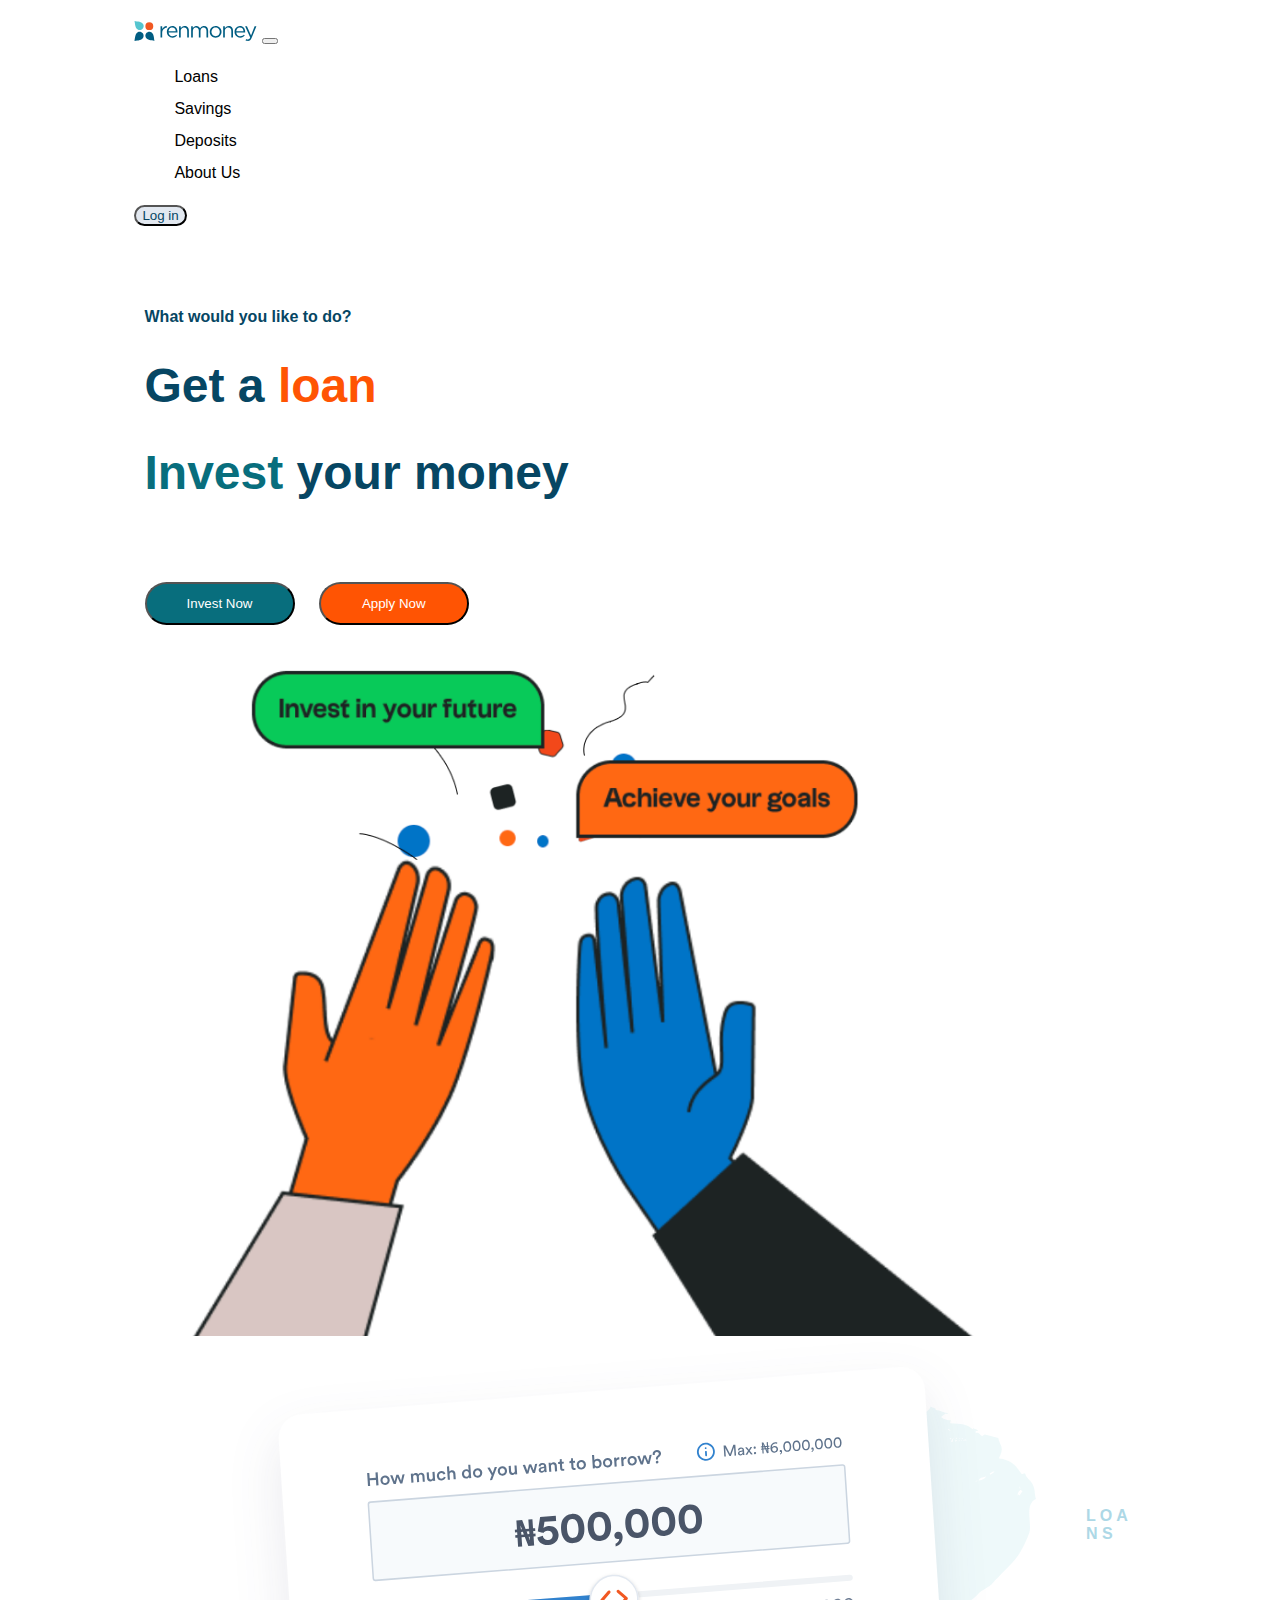
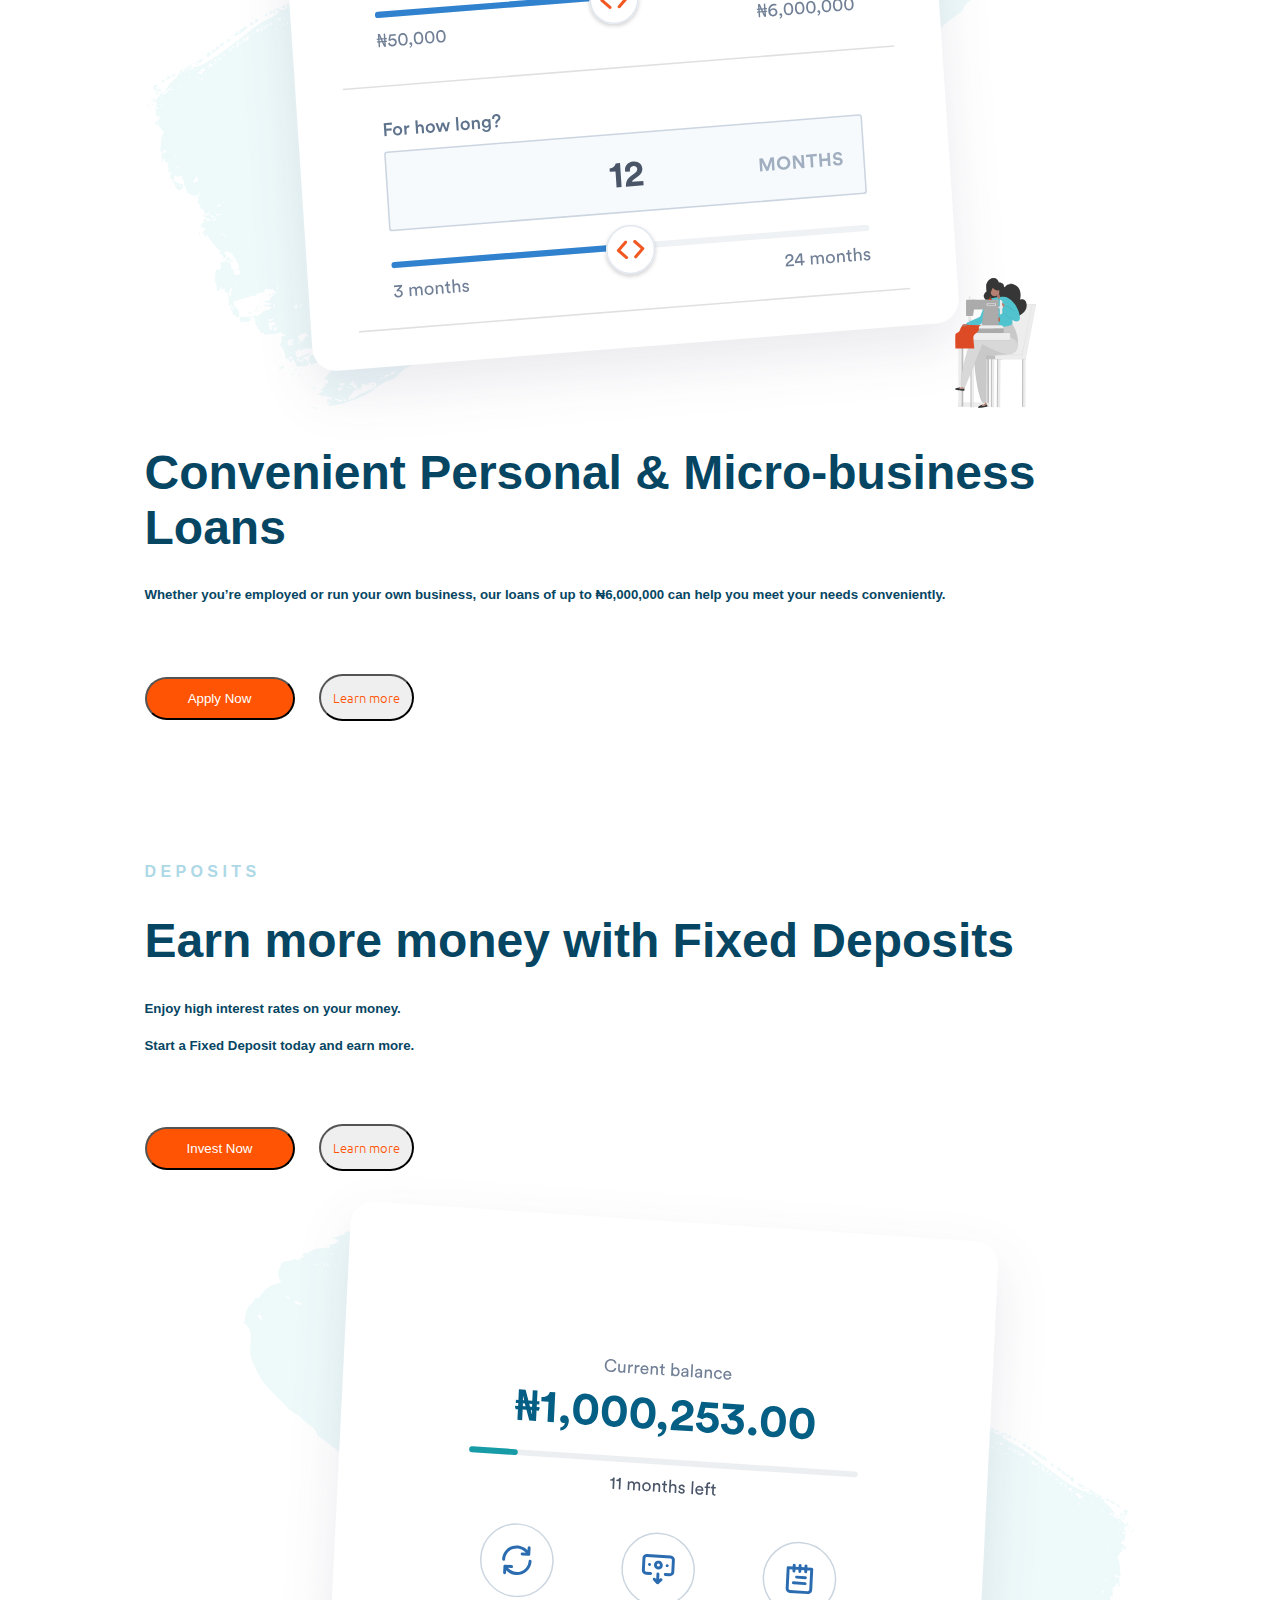
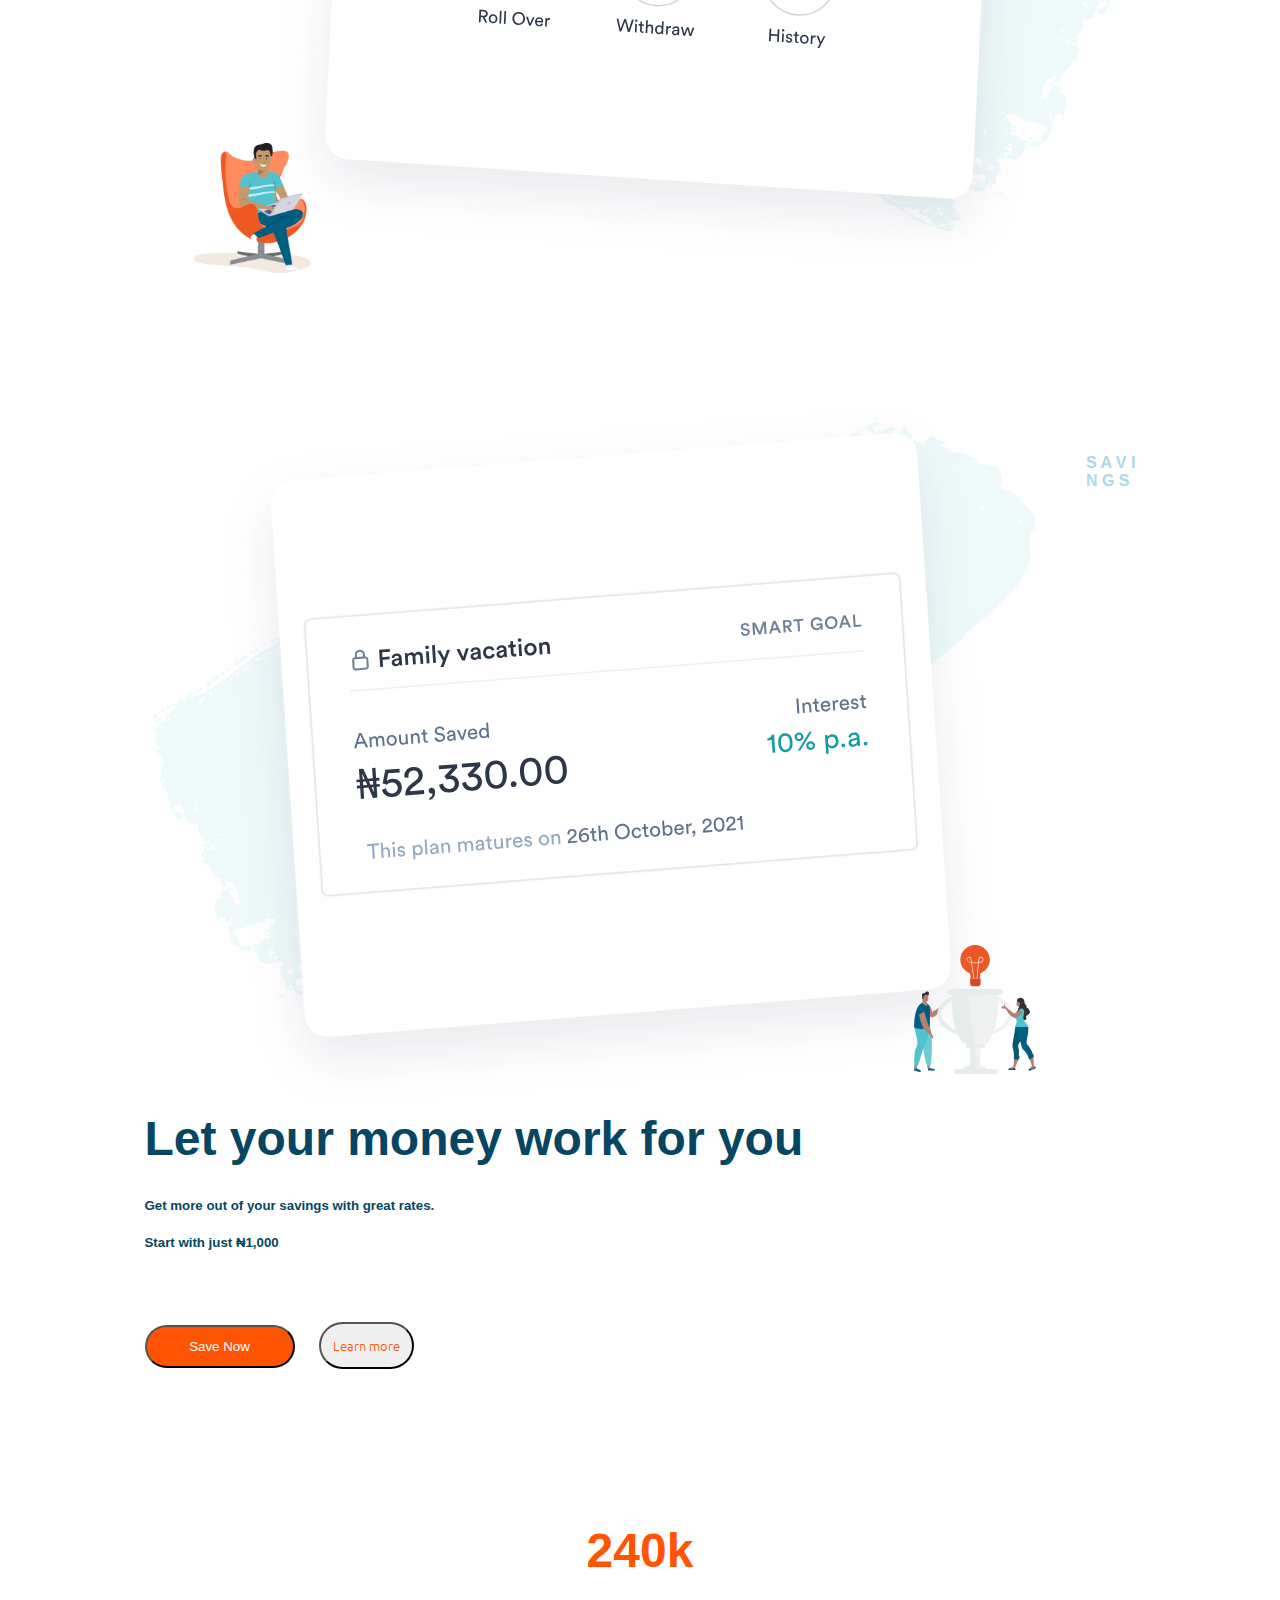
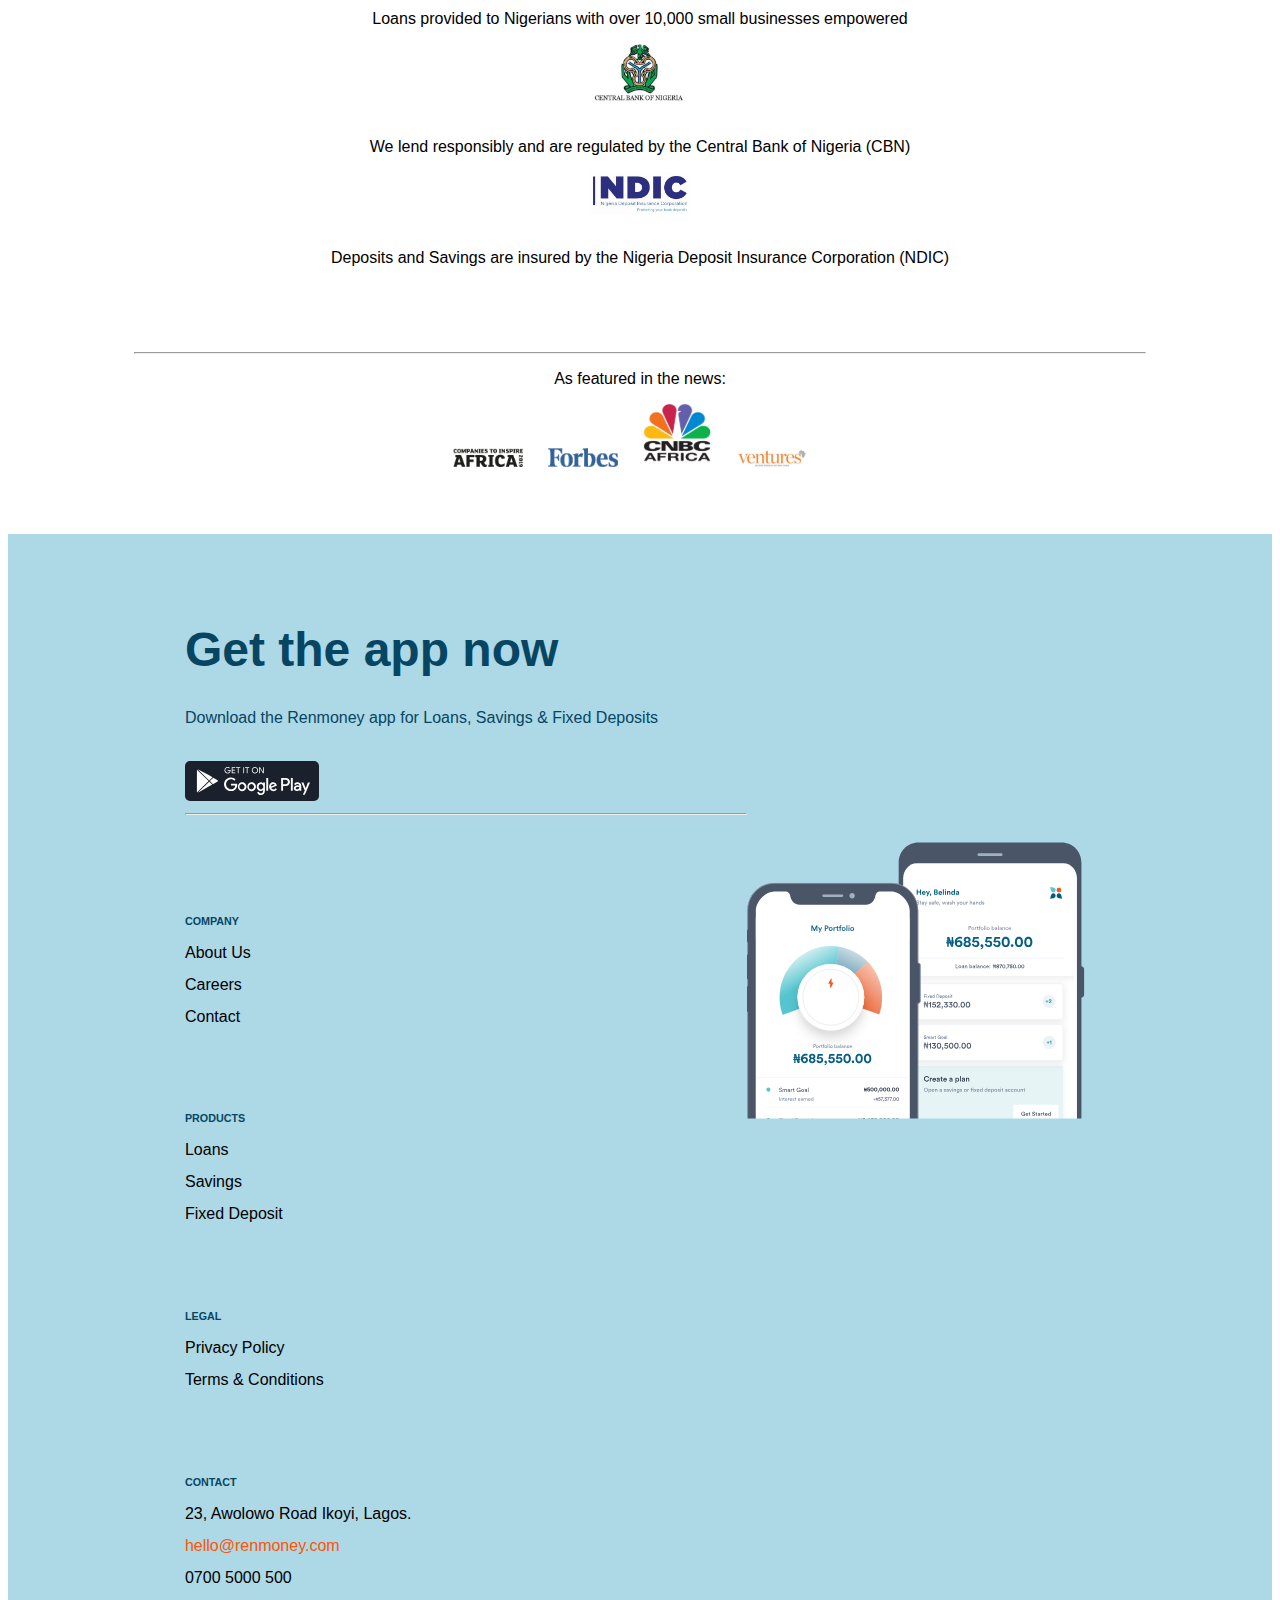
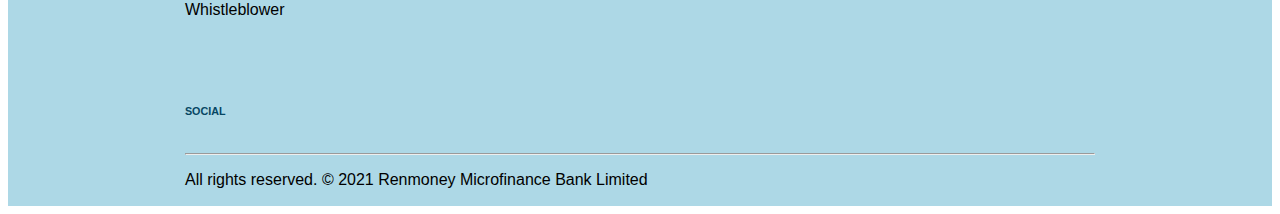
<file: index.html>
<!DOCTYPE html>
<html lang="en" dir="ltr">
  <head>
    <meta charset="utf-8">
    <title> LOAN APP</title>

    <link href="https://cdn.jsdelivr.net/npm/bootstrap@5.1.3/dist/css/bootstrap.min.css" rel="stylesheet" integrity="sha384-1BmE4kWBq78iYhFldvKuhfTAU6auU8tT94WrHftjDbrCEXSU1oBoqyl2QvZ6jIW3" crossorigin="anonymous">
    <link rel="stylesheet" href="https://pro.fontawesome.com/releases/v5.10.0/css/all.css" integrity="sha384-AYmEC3Yw5cVb3ZcuHtOA93w35dYTsvhLPVnYs9eStHfGJvOvKxVfELGroGkvsg+p" crossorigin="anonymous"/>
    <link rel="preconnect" href="https://fonts.googleapis.com">
    <link rel="preconnect" href="https://fonts.gstatic.com" crossorigin>
    <link href="https://fonts.googleapis.com/css2?family=Montserrat:wght@300&family=Roboto+Condensed:wght@300&family=Spline+Sans:wght@300&family=Ubuntu:wght@300&display=swap" rel="stylesheet">
    <link rel="stylesheet" href="styles.css">

  </head>
  <body>

<div class="container">

<section id="navbar">

      <nav class="navbar navbar-expand-lg navbar-light bg-white">
      <div class="container-fluid">
        <a class="navbar-brand icon-color active" aria-current="page" href="index.html"><img src="images/logo.svg" alt="RENMONEY"></a>
        <button class="navbar-toggler" type="button" data-bs-toggle="collapse" data-bs-target="#navbarText" aria-controls="navbarText" aria-expanded="false" aria-label="Toggle navigation">
          <span class="navbar-toggler-icon"></span>
        </button>
        <div class="collapse navbar-collapse" id="navbarText">
          <ul class="navbar-nav me-auto mb-2 mb-lg-0">
            <li class="nav-item">
              <a class="nav-link" href="loans.html">Loans</a>
            </li>
            <li class="nav-item">
              <a class="nav-link" href="savings.html">Savings</a>
            </li>
            <li class="nav-item">
              <a class="nav-link" href="#">Deposits</a>
            </li>
            <li class="nav-item">
              <a class="nav-link" href="#">About Us</a>
            </li>
          </ul>
          <button type="button" class="btn btn-lg nav-btn">Log in</button>

        </div>
      </div>
    </nav>
</section>

<section id="section1">
  <div class="row" >
    <div class="col-lg-6">
      <h4 class="darkblue">What would you like to do?</h4>
      <h1>Get a <span class="orange">loan</span></h1>
      <h1><span class="darkgreen">Invest</span> your money</h1>
      <button type="button" class="btn btn-lg bg-darkgreen tx-white section1-btn">Invest Now</button>
      <button type="button" class="btn btn-lg bg-orange tx-white section1-btn">Apply Now</button>
    </div>
    <div class="col-lg-6 dsg-img" style="">
      <img src="images/img111.png" alt="img1" style="float:left; width:90%; padding-right:5%;">
    </div>
    <!-- <div class="col-lg-6 section1-design2" >
        <i class="fas fa-clouds cloud1 fa-4x"></i>
        <i class="fas fa-clouds cloud2 "></i>
        <i class="fas fa-clouds cloud3 fa-2x"></i>
        <i class="fas fa-triangle fa-10x arrow-design" ></i>
    </div> -->
  </div>
</section>


<section id="section2">
  <div class="row" >
    <div class="col-lg-6 dsg-img" style="">
      <img src="images/img1.svg" alt="img1" style="float:left; width:90%; padding-right:5%;">
      <img src="images/img11.svg" alt="img11" style="" class="support-img">
    </div>
    <div class="col-lg-6" >
      <h4 class="sec-name"> L O A N S</h4>
      <h1 class="darkblue">Convenient Personal & Micro-business Loans</h1>
      <h5 class="darkblue">Whether you’re employed or run your own business, our loans of up to ₦6,000,000 can help you meet your needs conveniently. </h5>
      <button type="button" class="btn btn-lg bg-orange tx-white section1-btn">Apply Now</button>
      <button type="button" class="btn btn-lg orange learnmore"> Learn more <i class="fas fa-arrow-right"></i></button>
    </div>
  </div>
</section>

<section id="section3">
  <div class="row" >

    <div class="col-lg-6 img-firstA" style="">
      <h4 class="sec-name"> D E P O S I T S</h4>
      <h1 class="darkblue">Earn more money with Fixed Deposits</h1>
      <h5 class="darkblue">Enjoy high interest rates on your money. </h5>
      <h5 class="darkblue">Start a Fixed Deposit today and earn more. </h5>
      <button type="button" class="btn btn-lg bg-orange tx-white section1-btn">Invest Now</button>
      <button type="button" class="btn btn-lg orange learnmore"> Learn more <i class="fas fa-arrow-right"></i></button>
    </div>
    <div class="col-lg-6 dsg-img img-firstB" style="">
      <img src="images/img2.svg" alt="img2" style="float:right; width:90%; padding-left:5%;">
      <img src="images/img22.png" alt="img22" style="" class="support-img2">
    </div>
  </div>
</section>


<section id="section4">
  <div class="row" >
    <div class="col-lg-6 dsg-img" style="">
      <img src="images/img3.svg" alt="img3" style="float:left; width:90%; padding-right:5%;">
      <img src="images/img33.svg" alt="img33" style="" class="support-img">
    </div>
    <div class="col-lg-6 " >
      <h4 class="sec-name"> S A V I N G S</h4>
      <h1 class="darkblue">Let your money work for you</h1>
      <h5 class="darkblue">Get more out of your savings with great rates.</h5>
      <h5 class="darkblue">Start with just ₦1,000</h5>
      <button type="button" class="btn btn-lg bg-orange tx-white section1-btn">Save Now</button>
      <button type="button" class="btn btn-lg orange learnmore"> Learn more <i class="fas fa-arrow-right"></i></button>
    </div>
  </div>
</section>


<section id="section5">
<div class="row license">
  <div class="col-lg-4">
    <h1 class="orange">240k</h1>
    <p>Loans provided to Nigerians with over 10,000 small businesses empowered</p>
  </div>
  <div class="col-lg-4">
    <a href="#"> <img src="images/cbn.png" alt="CBN-logo" class="license-img"> </a>
    <p>We lend responsibly and are regulated by the Central Bank of Nigeria (CBN)</p>
  </div>
  <div class="col-lg-4">
    <a href="#"><img src="images/ndic.png" alt="NDIC-logo" class="license-img"></a>
    <p>Deposits and Savings are insured by the Nigeria Deposit Insurance Corporation (NDIC)</p>
  </div>
</div>
</section>

<hr>

<div class="newstop" style="text-align:center">
  <p>As featured in the news: </p>
  <img src="images/new1.png" alt="NEWS-1" class="news">
  <img src="images/news2.svg" alt="NEWS-2" class="news">
  <img src="images/news3.svg" alt="NEWS-3" class="news">
  <img src="images/news4.svg" alt="NEWS-4" class="news">
</div>

</div>


<div class="footer" >
  <div class="footer-top">
    <div class="row">
      <div class="col-lg-6 left-footer-top">
        <h1>Get the app now</h1>
        <p class="darkblue">Download the Renmoney app for Loans, Savings & Fixed Deposits</p>
        <br>
        <a href="#"><img src="images/google-download-img.svg" alt=""></a>

      </div>
      <div class="col-lg-6">
        <img src="images/phones.svg" alt="footer-img" class="footer-img" />
      </div>
    <hr>
    </div>
  </div>


  <div class="footer-bottom">
    <div class="row">
      <div class="col-lg-2">
          <h6 class="darkblue footer-bottom-header">COMPANY</h6>
          <li><a href="#">About Us </a></li>
          <li><a href="#">Careers</a></li>
          <li><a href="#">Contact</a></li>
      </div>
      <div class="col-lg-2 ">
        <h6 class="darkblue footer-bottom-header">PRODUCTS</h6>
        <li><a href="#">Loans </a></li>
        <li><a href="#">Savings</a></li>
        <li><a href="#">Fixed Deposit</a></li>
      </div>
      <div class="col-lg-2 ">
        <h6 class="darkblue footer-bottom-header">LEGAL</h6>
        <li><a href="#">Privacy Policy </a></li>
        <li><a href="#">Terms & Conditions</a></li>

      </div>
      <div class="col-lg-3">
        <h6 class="darkblue footer-bottom-header">CONTACT</h6>
        <li><a href="#">23, Awolowo Road Ikoyi, Lagos. </a></li>
        <li><a class="orange" href="#">hello@renmoney.com</a></li>
        <li><a href="#">0700 5000 500</a></li>
        <li><a href="#">Whistleblower</a></li>
      </div>

      <div class="col-lg-3">
        <h6 class="darkblue footer-bottom-header">SOCIAL</h6>
        <a href="#"><i class="fab socials fa-facebook-square"></i></a>
        <a href="#"><i class="fab socials fa-linkedin"></i></a>
        <a href="#"><i class="fab socials fa-twitter"></i></a>
        <a href="#"><i class="fab socials fa-instagram"></i></a>
        <a href="#"><i class="fab socials fa-medium"></i></a>

      </div>
    </div>
    <hr>
    <p>All rights reserved. © 2021 Renmoney Microfinance Bank Limited</p>

  </div>

</div>

</body>
</html>
</file>
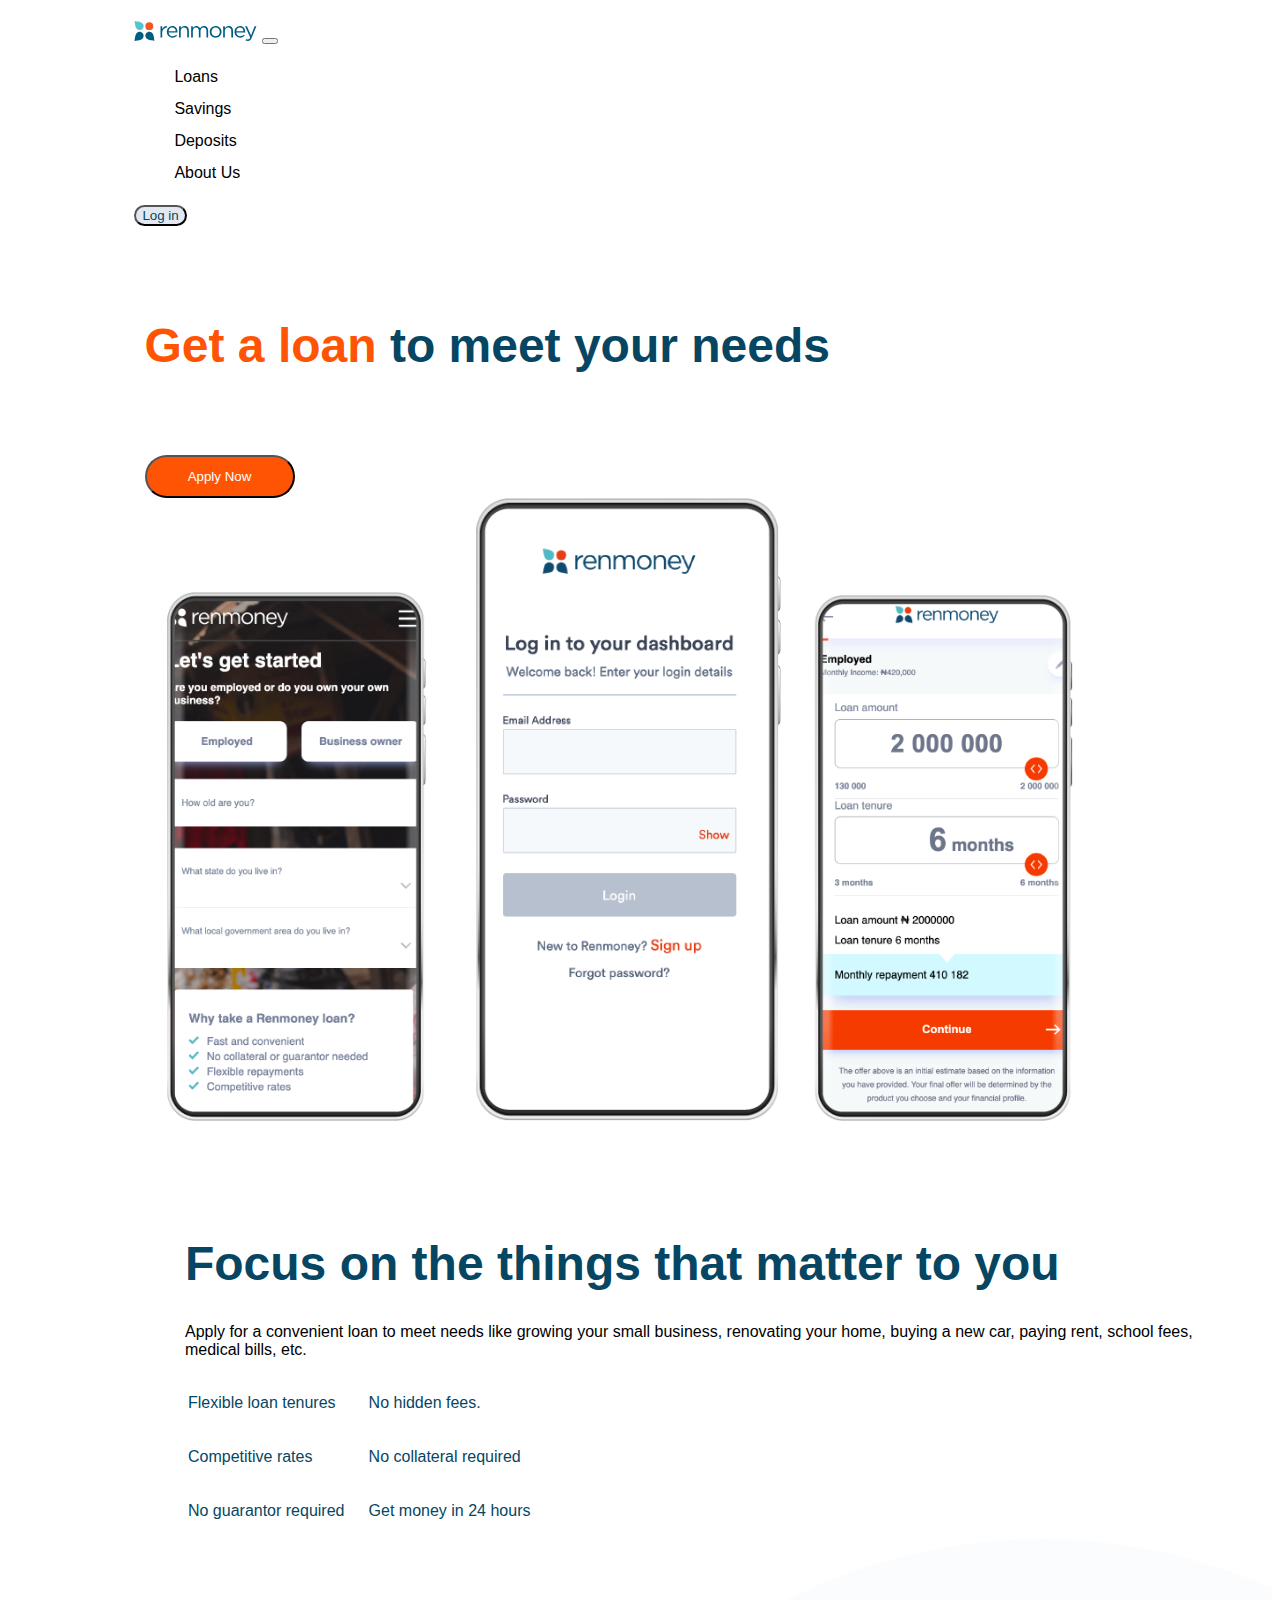
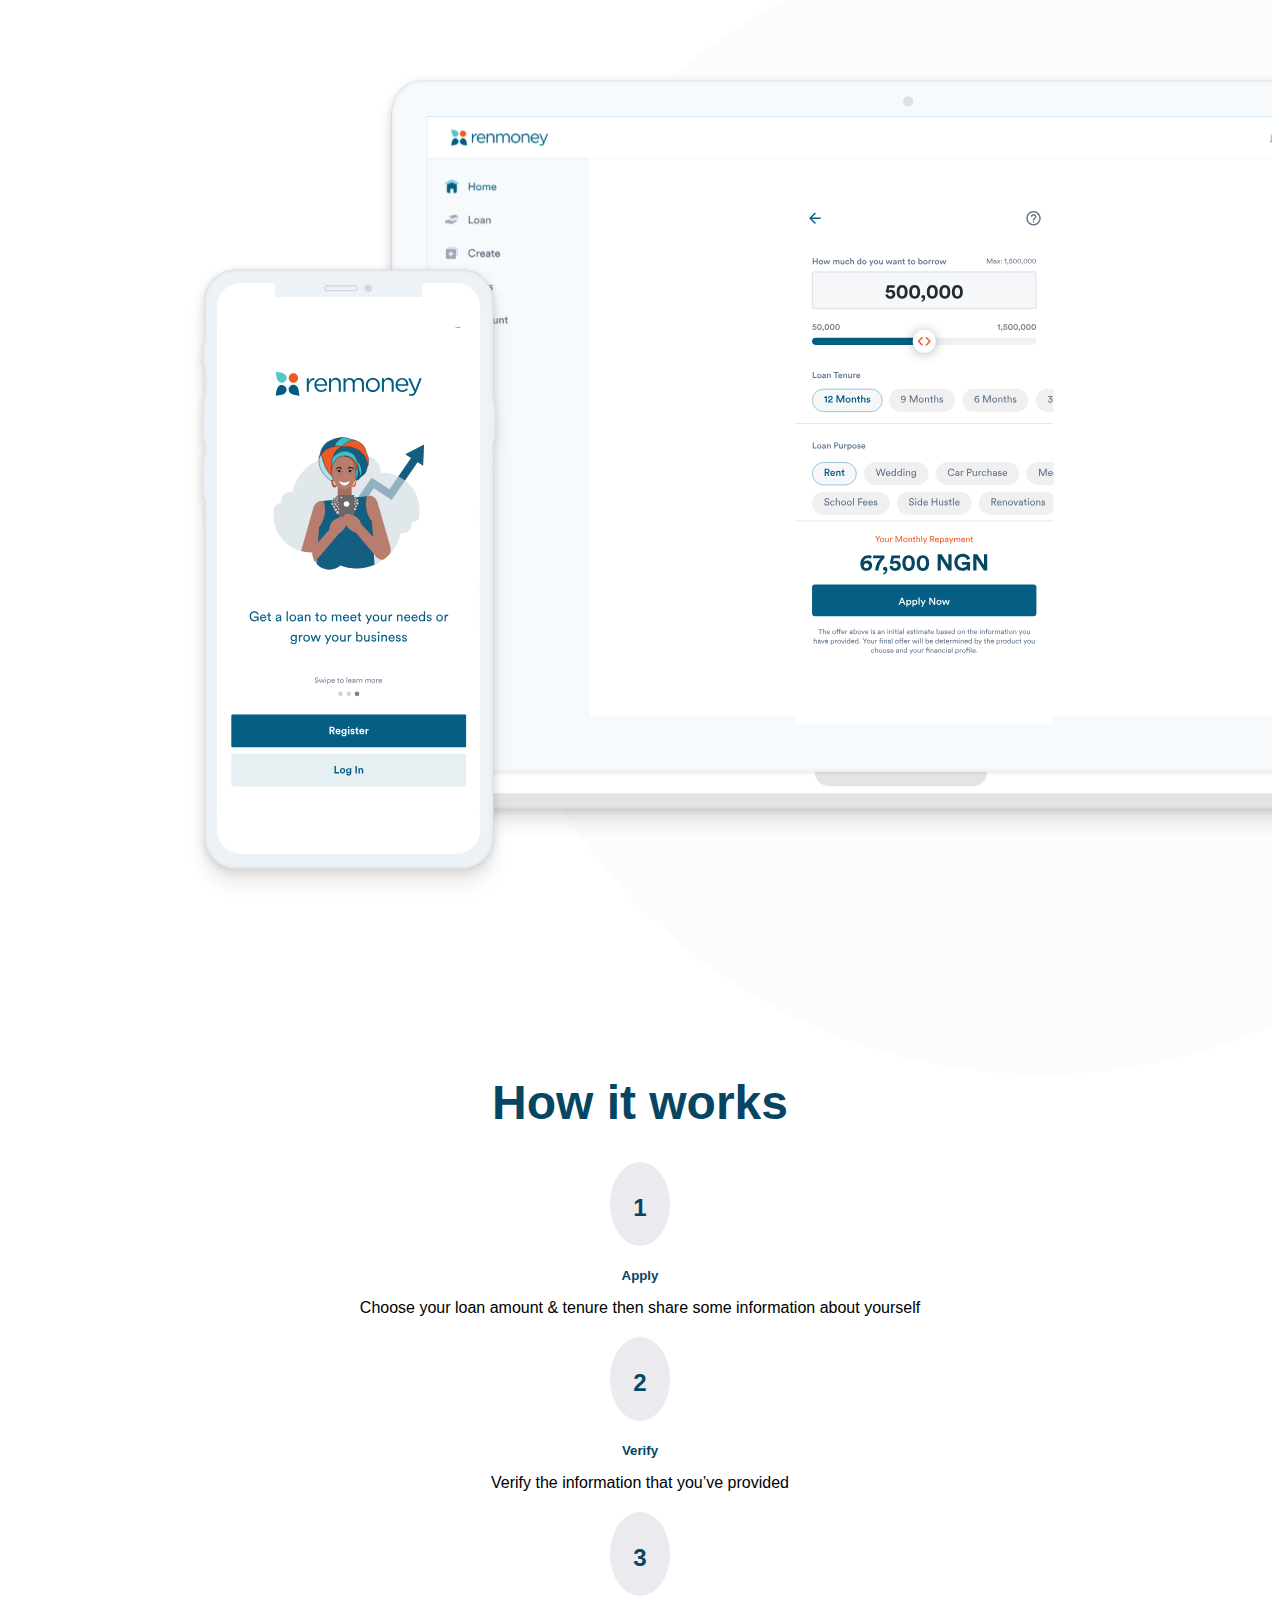
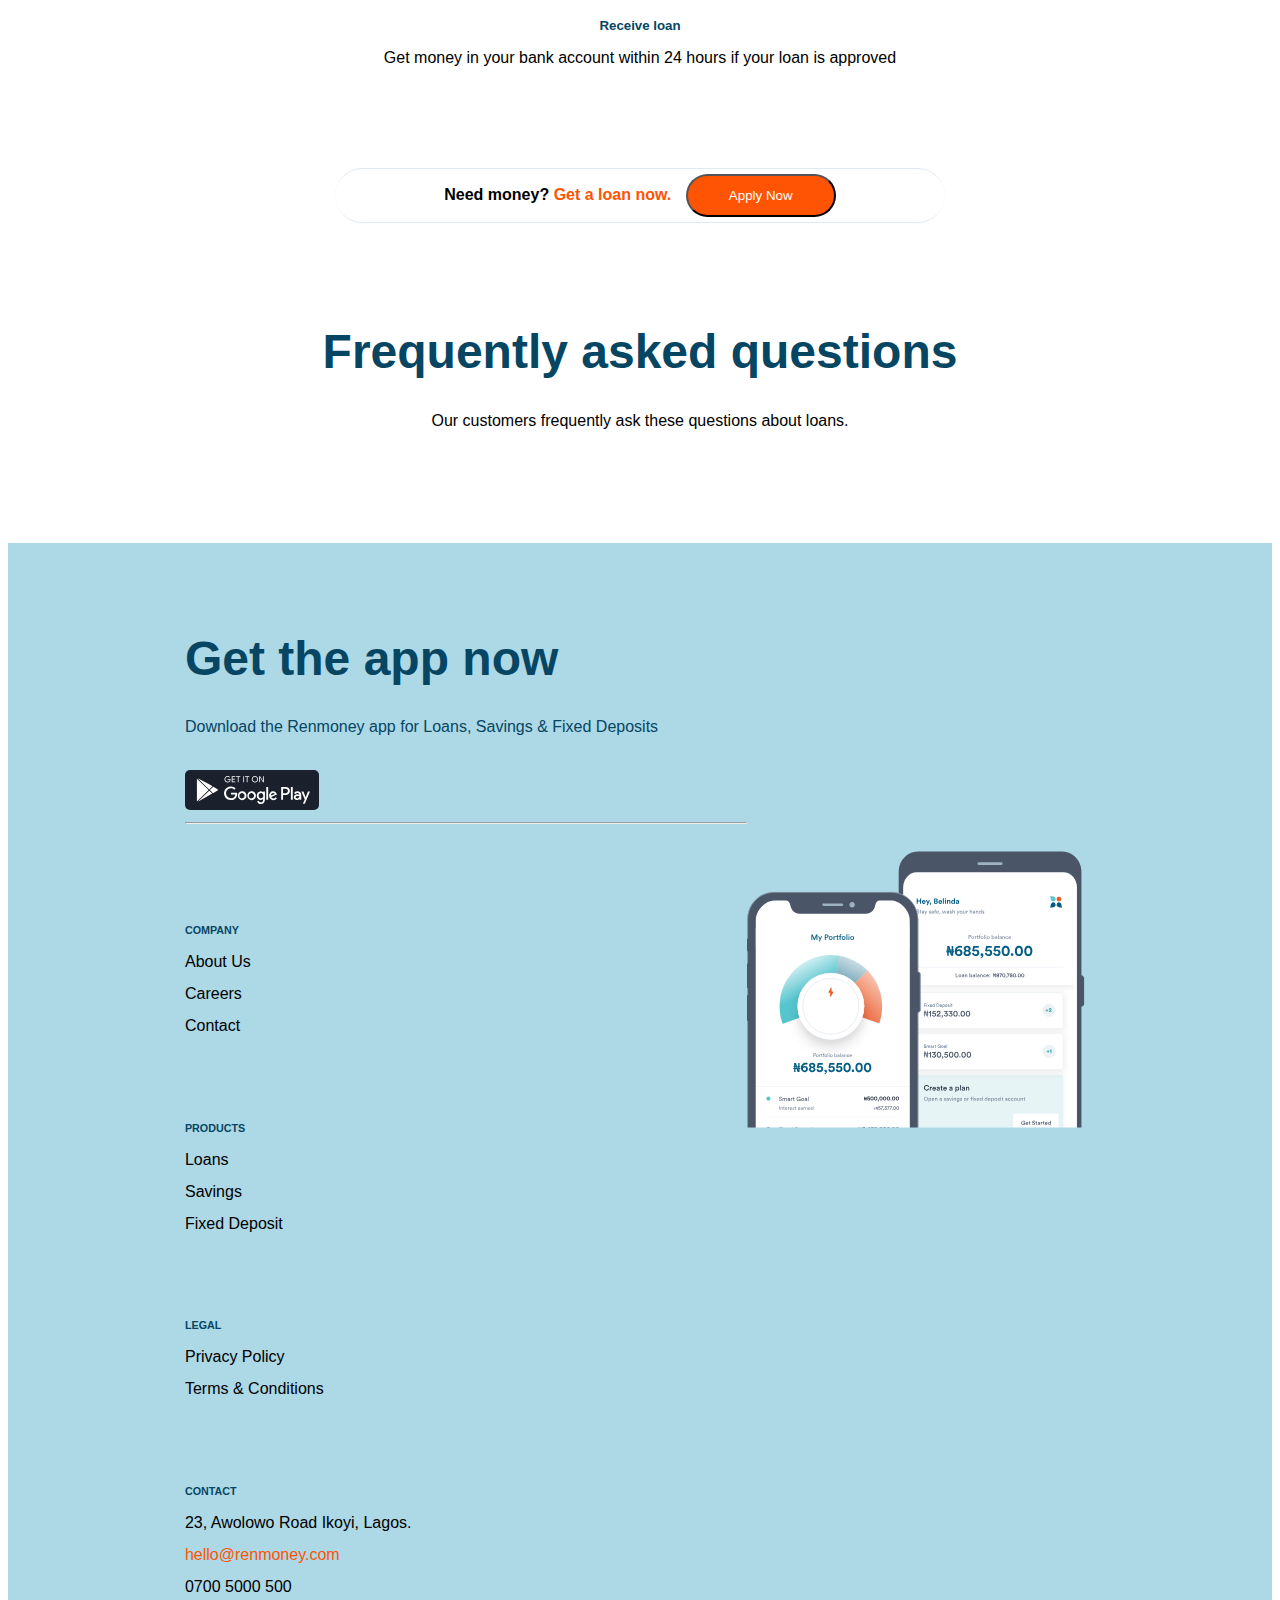
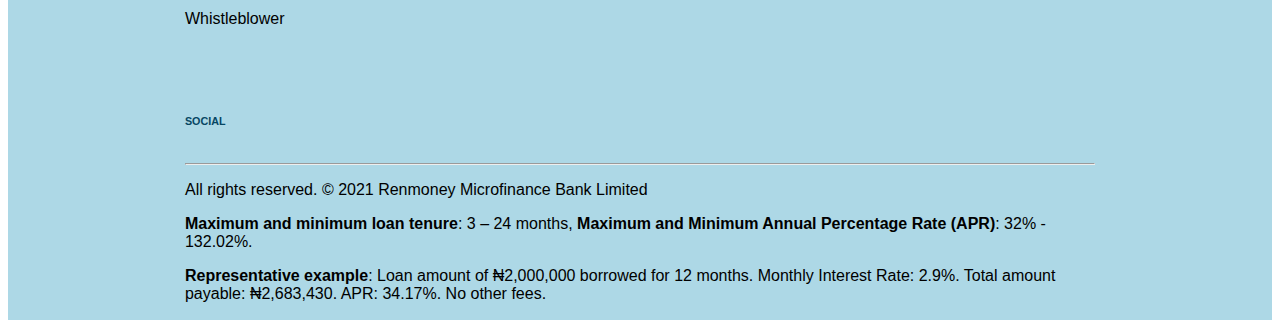
<file: loans.html>
<!DOCTYPE html>
<html lang="en" dir="ltr">
  <head>
    <meta charset="utf-8">
    <title>Loans</title>

    <link href="https://cdn.jsdelivr.net/npm/bootstrap@5.1.3/dist/css/bootstrap.min.css" rel="stylesheet" integrity="sha384-1BmE4kWBq78iYhFldvKuhfTAU6auU8tT94WrHftjDbrCEXSU1oBoqyl2QvZ6jIW3" crossorigin="anonymous">
    <link rel="stylesheet" href="https://pro.fontawesome.com/releases/v5.10.0/css/all.css" integrity="sha384-AYmEC3Yw5cVb3ZcuHtOA93w35dYTsvhLPVnYs9eStHfGJvOvKxVfELGroGkvsg+p" crossorigin="anonymous"/>
    <link rel="preconnect" href="https://fonts.googleapis.com">
    <link rel="preconnect" href="https://fonts.gstatic.com" crossorigin>
    <link href="https://fonts.googleapis.com/css2?family=Montserrat:wght@300&family=Roboto+Condensed:wght@300&family=Spline+Sans:wght@300&family=Ubuntu:wght@300&display=swap" rel="stylesheet">
    <link rel="stylesheet" href="styles.css">

  </head>
  <body>

    <div class="container">

    <section id="navbar">
          <nav class="navbar navbar-expand-lg navbar-light bg-white">
          <div class="container-fluid">
            <a class="navbar-brand icon-color" href="index.html"><img src="images/logo.svg" alt="RENMONEY"></a>
            <button class="navbar-toggler" type="button" data-bs-toggle="collapse" data-bs-target="#navbarText" aria-controls="navbarText" aria-expanded="false" aria-label="Toggle navigation">
              <span class="navbar-toggler-icon"></span>
            </button>
            <div class="collapse navbar-collapse" id="navbarText">
              <ul class="navbar-nav me-auto mb-2 mb-lg-0">
                <li class="nav-item">
                  <a class="nav-link active" aria-current="page" href="loans.html">Loans</a>
                </li>
                <li class="nav-item">
                  <a class="nav-link" href="savings.html">Savings</a>
                </li>
                <li class="nav-item">
                  <a class="nav-link" href="#">Deposits</a>
                </li>
                <li class="nav-item">
                  <a class="nav-link" href="#">About Us</a>
                </li>
              </ul>
              <button type="button" class="btn btn-lg nav-btn">Log in</button>

            </div>
          </div>
        </nav>
    </section>


    <section id="section1">
      <div class="row" >
        <div class="col-lg-6">
          <h1 class="orange">Get a loan <span class="darkblue">to meet your needs</span></h1>
          <button type="button" class="btn btn-lg bg-orange tx-white section1-btn">Apply Now</button>
        </div>
        <div class="col-lg-6 " >
          <img src="images/loan-img1.png" alt="loan-img1" style="width:30%; height:90%;">
          <img src="images/loan-img2.png" alt="loan-img2" style="width:35%; height:100%;">
          <img src="images/loan-img3.png" alt="loan-img3" style="width:30%; height:90%;">
        </div>
      </div>
    </section>

  </div>

    <section id="sectionmid">
      <div class="row pad" >
        <div class="col-lg-6" style="padding-right:60px">
          <h1 class="darkblue">Focus on the things that matter to you</span></h1>
          <p>Apply for a convenient loan to meet needs like growing your small business, renovating your home, buying a new car, paying rent, school fees, medical bills, etc.</p>

          <table class="darkblue">
            <tr>
              <td style="padding-right:30px">          <p><i class="fas fa-check-circle"></i> Flexible loan tenures</p></td>
              <td >          <p><i class="fas fa-check-circle"></i> No hidden fees.</p></td>
            </tr>

            <tr>
              <td>          <p><i class="fas fa-check-circle"></i> Competitive rates</p></td>
              <td>          <p><i class="fas fa-check-circle"></i> No collateral required</p></td>
            </tr>

            <tr>
              <td>          <p><i class="fas fa-check-circle"></i> No guarantor required</p></td>
              <td>          <p><i class="fas fa-check-circle"></i> Get money in 24 hours</p></td>
            </tr>
          </table>
        </div>
        <div class="col-lg-6 " >
          <img src="images/loan-img4.svg" alt="loan-img4" style="width:100%; float: right; ">
          </div>
      </div>
    </section>


    <div class="container">
      <section id="">
      <div class="row license">
      <h1 class="darkblue">How it works</h1>
        <div class="col-lg-4">
          <div class="round">
            <h2 class="darkblue">1</h2>
          </div>
          <h5 class="darkblue" style="margin-bottom: 10px">Apply</h5>
          <p>Choose your loan amount & tenure then share some information about yourself</p>
       </div>
        <div class="col-lg-4">
          <div class="round">
            <h2 class="darkblue">2</h2>
          </div>
          <h5 class="darkblue" style="margin-bottom: 10px">Verify</h5>
          <p>Verify the information that you’ve provided</p>
        </div>
        <div class="col-lg-4">
          <div class="round">
            <h2 class="darkblue">3</h2>
          </div>
          <h5 class="darkblue" style="margin-bottom: 10px">Receive loan</h5>
          <p>Get money in your bank account within 24 hours if your loan is approved</p>
        </div>
      </div>
      <div class="need" >
        <h4 style="display:inline; margin-right:10px">Need money? <span class="orange">Get a loan now.</span></h4>
        <button type="button" style="display:inline; margin: auto" class="btn btn-lg bg-orange tx-white section1-btn">Apply Now</button>
      </div>
      </section>


      <section>
        <div class="faq">
          <h1 class="darkblue">Frequently asked questions</h1>
          <p>Our customers frequently ask these questions about loans.</p>

        </div>
      </section>
    </div>



    <div class="footer" >
      <div class="footer-top">
        <div class="row">
          <div class="col-lg-6 left-footer-top">
            <h1>Get the app now</h1>
            <p class="darkblue">Download the Renmoney app for Loans, Savings & Fixed Deposits</p>
            <br>
            <a href="#"><img src="images/google-download-img.svg" alt=""></a>

          </div>
          <div class="col-lg-6">
            <img src="images/phones.svg" alt="footer-img" class="footer-img" />
          </div>
        <hr>
        </div>
      </div>


      <div class="footer-bottom">
        <div class="row">
          <div class="col-lg-2">
              <h6 class="darkblue footer-bottom-header">COMPANY</h6>
              <li><a href="#">About Us </a></li>
              <li><a href="#">Careers</a></li>
              <li><a href="#">Contact</a></li>
          </div>
          <div class="col-lg-2 ">
            <h6 class="darkblue footer-bottom-header">PRODUCTS</h6>
            <li><a href="#">Loans </a></li>
            <li><a href="#">Savings</a></li>
            <li><a href="#">Fixed Deposit</a></li>
          </div>
          <div class="col-lg-2 ">
            <h6 class="darkblue footer-bottom-header">LEGAL</h6>
            <li><a href="#">Privacy Policy </a></li>
            <li><a href="#">Terms & Conditions</a></li>

          </div>
          <div class="col-lg-3">
            <h6 class="darkblue footer-bottom-header">CONTACT</h6>
            <li><a href="#">23, Awolowo Road Ikoyi, Lagos. </a></li>
            <li><a class="orange" href="#">hello@renmoney.com</a></li>
            <li><a href="#">0700 5000 500</a></li>
            <li><a href="#">Whistleblower</a></li>
          </div>

          <div class="col-lg-3">
            <h6 class="darkblue footer-bottom-header">SOCIAL</h6>
            <a href="#"><i class="fab socials fa-facebook-square"></i></a>
            <a href="#"><i class="fab socials fa-linkedin"></i></a>
            <a href="#"><i class="fab socials fa-twitter"></i></a>
            <a href="#"><i class="fab socials fa-instagram"></i></a>
            <a href="#"><i class="fab socials fa-medium"></i></a>

          </div>
        </div>
        <hr>
        <p>All rights reserved. © 2021 Renmoney Microfinance Bank Limited</p>
        <p><b>Maximum and minimum loan tenure</b>: 3 – 24 months, <b>Maximum and Minimum Annual Percentage Rate (APR)</b>: 32% - 132.02%.</p>
        <p><b>Representative example</b>: Loan amount of ₦2,000,000 borrowed for 12 months. Monthly Interest Rate: 2.9%. Total amount payable: ₦2,683,430. APR: 34.17%. No other fees.</p>
      </div>

    </div>

  </body>
</html>
</file>
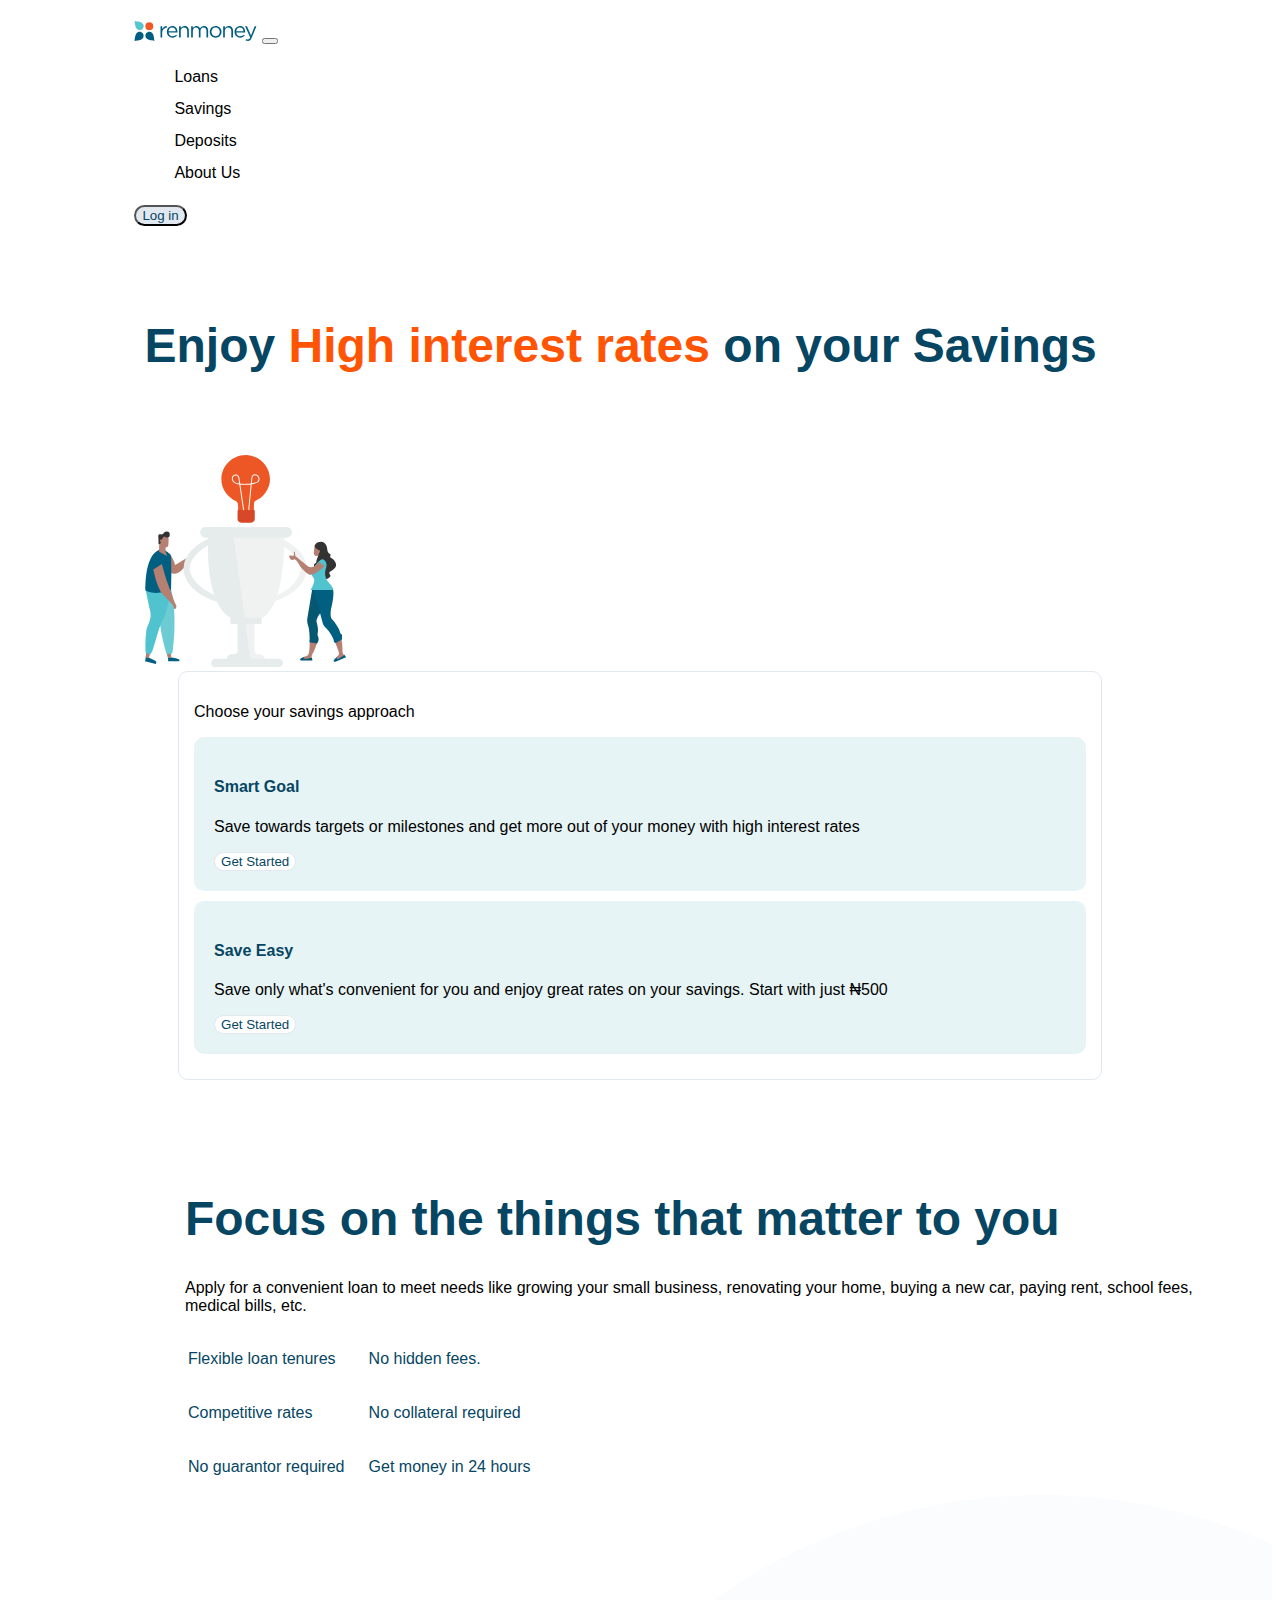
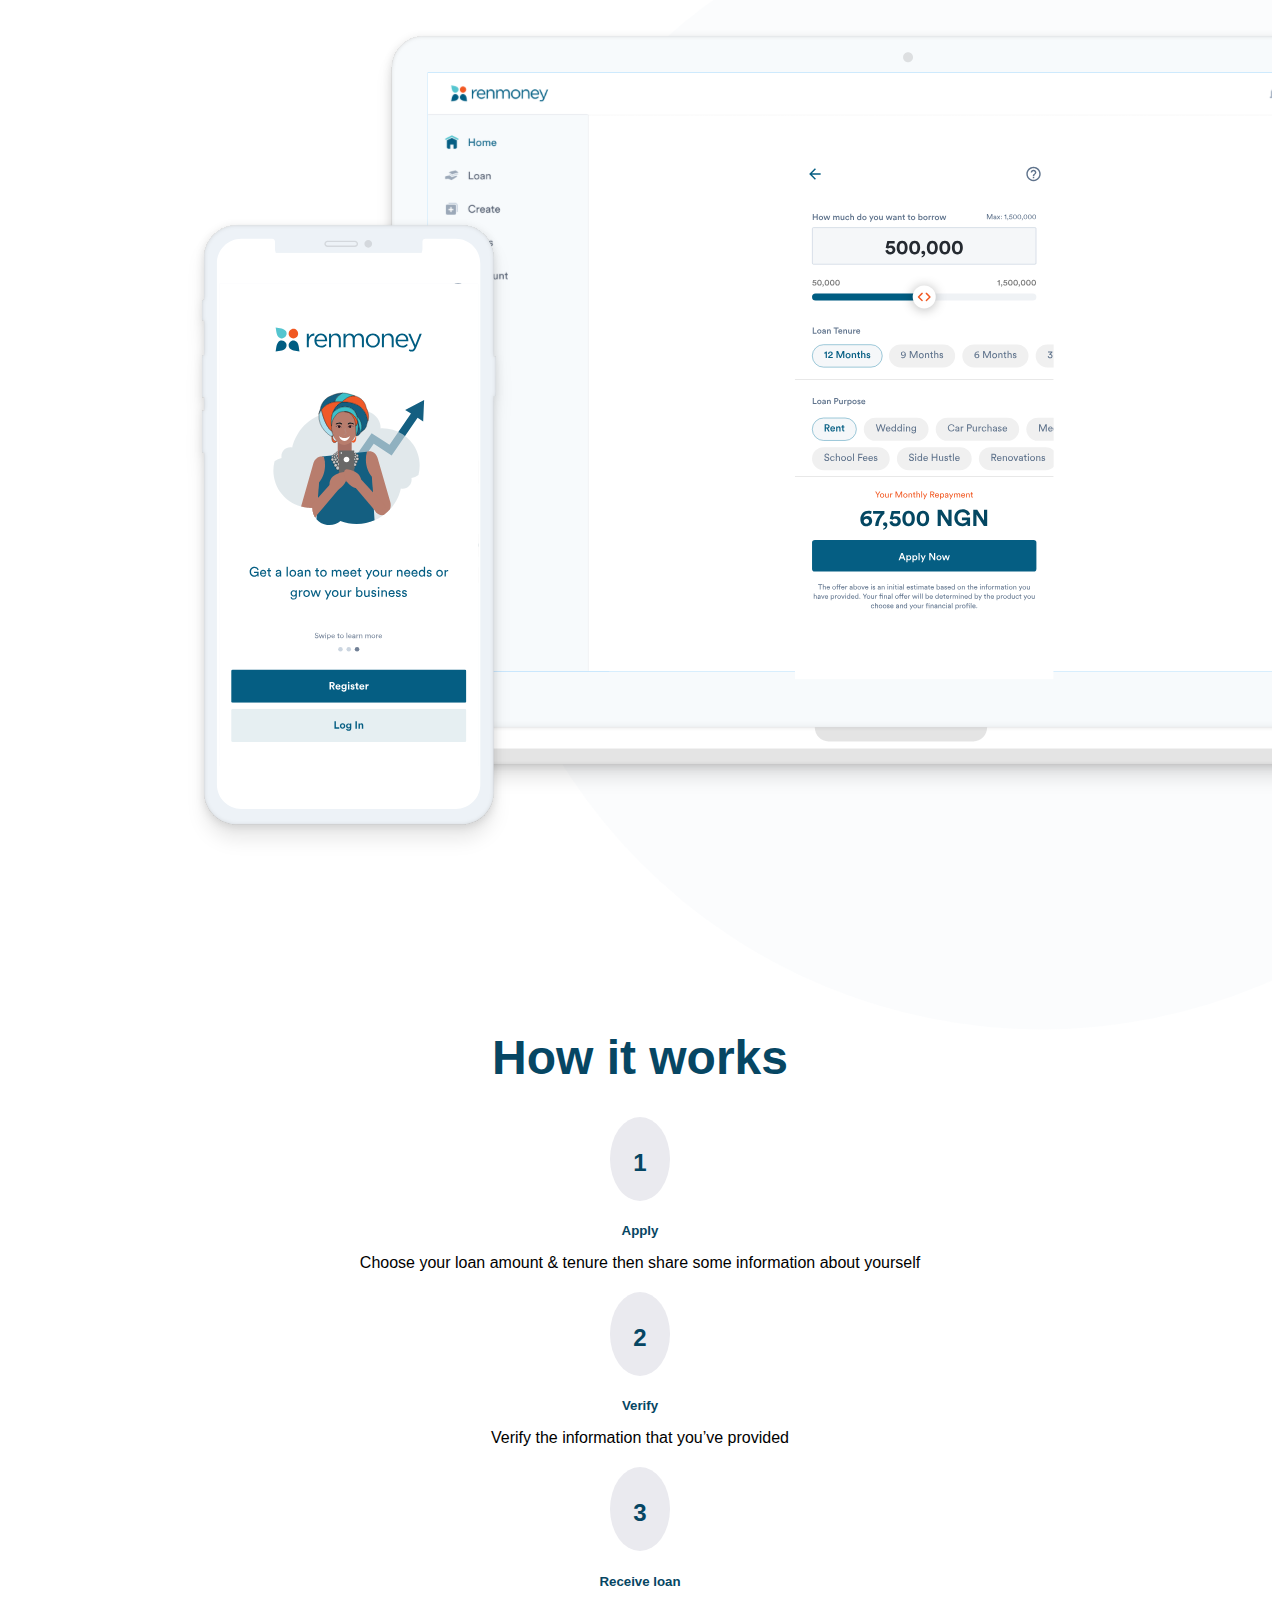
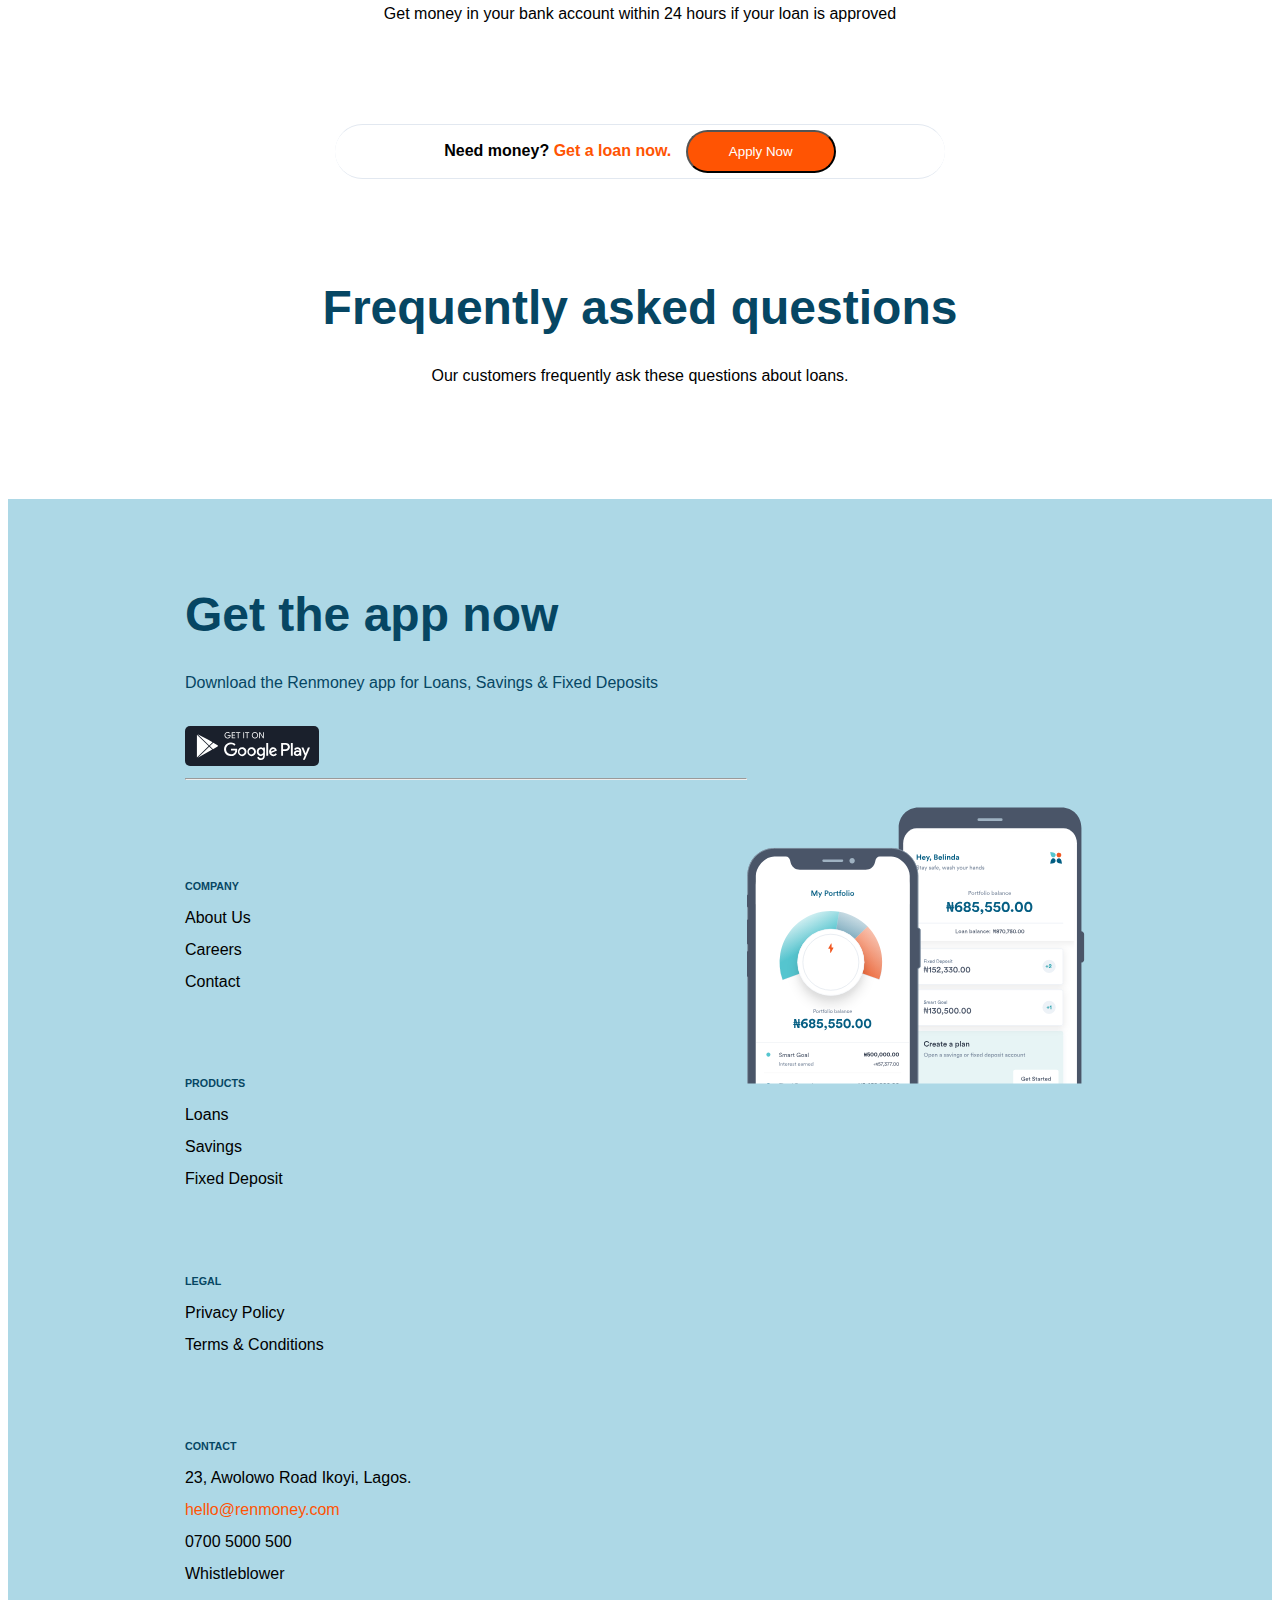
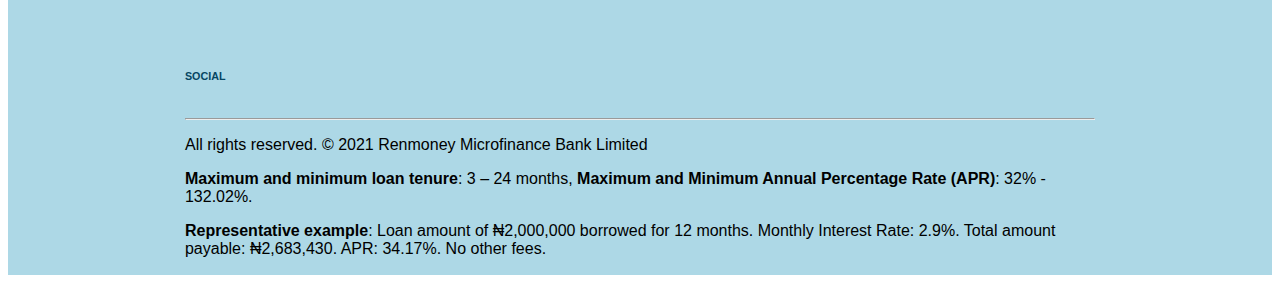
<file: savings.html>
<!DOCTYPE html>
<html lang="en" dir="ltr">
  <head>
    <meta charset="utf-8">
    <title>Savings</title>

    <link href="https://cdn.jsdelivr.net/npm/bootstrap@5.1.3/dist/css/bootstrap.min.css" rel="stylesheet" integrity="sha384-1BmE4kWBq78iYhFldvKuhfTAU6auU8tT94WrHftjDbrCEXSU1oBoqyl2QvZ6jIW3" crossorigin="anonymous">
    <link rel="stylesheet" href="https://pro.fontawesome.com/releases/v5.10.0/css/all.css" integrity="sha384-AYmEC3Yw5cVb3ZcuHtOA93w35dYTsvhLPVnYs9eStHfGJvOvKxVfELGroGkvsg+p" crossorigin="anonymous"/>
    <link rel="preconnect" href="https://fonts.googleapis.com">
    <link rel="preconnect" href="https://fonts.gstatic.com" crossorigin>
    <link href="https://fonts.googleapis.com/css2?family=Montserrat:wght@300&family=Roboto+Condensed:wght@300&family=Spline+Sans:wght@300&family=Ubuntu:wght@300&display=swap" rel="stylesheet">
    <link rel="stylesheet" href="styles.css">

  </head>
  <body>


    <div class="container">

    <section id="navbar">
          <nav class="navbar navbar-expand-lg navbar-light bg-white">
          <div class="container-fluid">
            <a class="navbar-brand icon-color" href="index.html"><img src="images/logo.svg" alt="RENMONEY"></a>
            <button class="navbar-toggler" type="button" data-bs-toggle="collapse" data-bs-target="#navbarText" aria-controls="navbarText" aria-expanded="false" aria-label="Toggle navigation">
              <span class="navbar-toggler-icon"></span>
            </button>
            <div class="collapse navbar-collapse" id="navbarText">
              <ul class="navbar-nav me-auto mb-2 mb-lg-0">
                <li class="nav-item">
                  <a class="nav-link" aria-current="page"  href="loans.html">Loans</a>
                </li>
                <li class="nav-item">
                  <a class="nav-link active" aria-current="page" href="savings.html">Savings</a>
                </li>
                <li class="nav-item">
                  <a class="nav-link" href="#">Deposits</a>
                </li>
                <li class="nav-item">
                  <a class="nav-link" href="#">About Us</a>
                </li>
              </ul>
              <button type="button" class="btn btn-lg nav-btn">Log in</button>

            </div>
          </div>
        </nav>
    </section>

    <section id="section1">
      <div class="row" >
        <div class="col-lg-6">
          <h1 class="darkblue">Enjoy<span class="orange"> High interest rates</span> on your Savings</h1>
          <img  style="height:30%; margin-top:5%;" src="images/savings-img1.svg" alt="savings-img1">
          </div>
        <div class="col-lg-6 ">
          <div class="saving-dsg">
            <p>Choose your savings approach</p>
            <div class="saving-dsg-top">
              <h4 class="darkblue">Smart Goal</h4>
              <p>Save towards targets or milestones and get more out of your money with high interest rates</p>
              <button type="button" class="btn btn-lg darkblue saving-dsg-btn" style="border-radius:10px">Get Started</button>
            </div>
            <div class="saving-dsg-bottom">
              <h4 class="darkblue">Save Easy</h4>
              <p>Save only what's convenient for you and enjoy great rates on your savings. Start with just ₦500</p>
              <button type="button" class="btn btn-lg darkblue saving-dsg-btn" style="border-radius:10px">Get Started</button>
            </div>
          </div>
        </div>
      </div>
    </section>
  </div>




      <section id="sectionmid">
        <div class="row pad" >
          <div class="col-lg-6" style="padding-right:60px">
            <h1 class="darkblue">Focus on the things that matter to you</span></h1>
            <p>Apply for a convenient loan to meet needs like growing your small business, renovating your home, buying a new car, paying rent, school fees, medical bills, etc.</p>

            <table class="darkblue">
              <tr>
                <td style="padding-right:30px">          <p><i class="fas fa-check-circle"></i> Flexible loan tenures</p></td>
                <td >          <p><i class="fas fa-check-circle"></i> No hidden fees.</p></td>
              </tr>

              <tr>
                <td>          <p><i class="fas fa-check-circle"></i> Competitive rates</p></td>
                <td>          <p><i class="fas fa-check-circle"></i> No collateral required</p></td>
              </tr>

              <tr>
                <td>          <p><i class="fas fa-check-circle"></i> No guarantor required</p></td>
                <td>          <p><i class="fas fa-check-circle"></i> Get money in 24 hours</p></td>
              </tr>
            </table>
          </div>
          <div class="col-lg-6 " >
            <img src="images/loan-img4.svg" alt="loan-img4" style="width:100%; float: right; ">
            </div>
        </div>
      </section>


      <div class="container">
        <section id="">
        <div class="row license">
        <h1 class="darkblue">How it works</h1>
          <div class="col-lg-4">
            <div class="round">
              <h2 class="darkblue">1</h2>
            </div>
            <h5 class="darkblue" style="margin-bottom: 10px">Apply</h5>
            <p>Choose your loan amount & tenure then share some information about yourself</p>
         </div>
          <div class="col-lg-4">
            <div class="round">
              <h2 class="darkblue">2</h2>
            </div>
            <h5 class="darkblue" style="margin-bottom: 10px">Verify</h5>
            <p>Verify the information that you’ve provided</p>
          </div>
          <div class="col-lg-4">
            <div class="round">
              <h2 class="darkblue">3</h2>
            </div>
            <h5 class="darkblue" style="margin-bottom: 10px">Receive loan</h5>
            <p>Get money in your bank account within 24 hours if your loan is approved</p>
          </div>
        </div>
        <div class="need" >
          <h4 style="display:inline; margin-right:10px">Need money? <span class="orange">Get a loan now.</span></h4>
          <button type="button" style="display:inline; margin: auto" class="btn btn-lg bg-orange tx-white section1-btn">Apply Now</button>
        </div>
        </section>


        <section>
          <div class="faq">
            <h1 class="darkblue">Frequently asked questions</h1>
            <p>Our customers frequently ask these questions about loans.</p>

          </div>
        </section>
      </div>



      <div class="footer" >
        <div class="footer-top">
          <div class="row">
            <div class="col-lg-6 left-footer-top">
              <h1>Get the app now</h1>
              <p class="darkblue">Download the Renmoney app for Loans, Savings & Fixed Deposits</p>
              <br>
              <a href="#"><img src="images/google-download-img.svg" alt=""></a>

            </div>
            <div class="col-lg-6">
              <img src="images/phones.svg" alt="footer-img" class="footer-img" />
            </div>
          <hr>
          </div>
        </div>


        <div class="footer-bottom">
          <div class="row">
            <div class="col-lg-2">
                <h6 class="darkblue footer-bottom-header">COMPANY</h6>
                <li><a href="#">About Us </a></li>
                <li><a href="#">Careers</a></li>
                <li><a href="#">Contact</a></li>
            </div>
            <div class="col-lg-2 ">
              <h6 class="darkblue footer-bottom-header">PRODUCTS</h6>
              <li><a href="#">Loans </a></li>
              <li><a href="#">Savings</a></li>
              <li><a href="#">Fixed Deposit</a></li>
            </div>
            <div class="col-lg-2 ">
              <h6 class="darkblue footer-bottom-header">LEGAL</h6>
              <li><a href="#">Privacy Policy </a></li>
              <li><a href="#">Terms & Conditions</a></li>

            </div>
            <div class="col-lg-3">
              <h6 class="darkblue footer-bottom-header">CONTACT</h6>
              <li><a href="#">23, Awolowo Road Ikoyi, Lagos. </a></li>
              <li><a class="orange" href="#">hello@renmoney.com</a></li>
              <li><a href="#">0700 5000 500</a></li>
              <li><a href="#">Whistleblower</a></li>
            </div>

            <div class="col-lg-3">
              <h6 class="darkblue footer-bottom-header">SOCIAL</h6>
              <a href="#"><i class="fab socials fa-facebook-square"></i></a>
              <a href="#"><i class="fab socials fa-linkedin"></i></a>
              <a href="#"><i class="fab socials fa-twitter"></i></a>
              <a href="#"><i class="fab socials fa-instagram"></i></a>
              <a href="#"><i class="fab socials fa-medium"></i></a>

            </div>
          </div>
          <hr>
          <p>All rights reserved. © 2021 Renmoney Microfinance Bank Limited</p>
          <p><b>Maximum and minimum loan tenure</b>: 3 – 24 months, <b>Maximum and Minimum Annual Percentage Rate (APR)</b>: 32% - 132.02%.</p>
          <p><b>Representative example</b>: Loan amount of ₦2,000,000 borrowed for 12 months. Monthly Interest Rate: 2.9%. Total amount payable: ₦2,683,430. APR: 34.17%. No other fees.</p>
        </div>

      </div>


      <?php include "./header.html" ?>

    </body>
  </html>
</file>
<file: styles.css>
body{
  background: white;
  font-family: 'Calibri', sans-serif;
}

.container{
  padding: 1% 10%;
}
.pad{
  margin: 3% 0% 3% 14% ;
}
.nav-btn{
  background-color: #e2e8f0;
  color: #064663;
}

.nav-btn:hover{
  opacity: 90%;
  color: #064663;
}

/* IDEA: section1 */
#section1,#section2,#section3,#section4,#section5 {
  padding: 6% 1%;
}

.btn{
  padding: auto 40px;
  border-radius: 30px;
}

.section1-btn{
  padding: 12px;
  margin: 5% 2% 0 0;
  width: 150px;
}
.section1-btn:hover{
  margin-top: 2%;
  color: white;
}
.learnmore{
  padding: 12px;
  margin: 5% 2% 0 0;
  font-weight: lighter;
  font-family: ubuntu;
}
.learnmore:hover{
  color: #064663;
}


h1{
  color:#064663;
  font-weight: bold;
  font-size: 3.0rem;
}

.orange{
  color: #FF5403;
}
.darkgreen{
  color: #086E7D;
}
.darkblue{
  color: #064663;
}
.bg-orange{
  background-color: #FF5403;
}
.bg-darkgreen{
  background-color: #086E7D;
}
.bg-darkblue{
  background-color: #064663;
}
.tx-white, .white{
color: white;
}

.cloud1{
  position: relative;
  left: 200px;
  bottom: 80px;
}
.cloud2{
  position: relative;
  left: 50px;
  bottom: 50px;
}
.cloud3{
  position: relative;
  left: 200px;
  bottom: 150px;
}

.arrow-design{
  position: relative;
  top: 150px;
}
.arrow-design, .cloud1 , .cloud2, .cloud3, {
  color:#EAEAEA;
}

.dsg-img{
  height:370px;
}

.support-img{
  height:35%;
  position: relative;
  float: right;
  left: -10%;
  top: -45%;
}

.support-img2{
  height:35%;
  position: relative;
  float: left;
  left: 5%;
  top: -35%;
}
.sec-name{
  color:lightblue;
}

.license{
  text-align: center;
}
.license-img{
  width:100px;
  margin-bottom:15px;
}
.newstop{
  margin-bottom: 5%;
}
.news{
  width: 70px;
  margin-right: 20px;
}


.footer{
  background-color: lightblue;
  padding:  1px  14% 1px;
}
.footer-img{
  float: right;
}

.footer-bottom{
  margin-top: 5%;
}

.left-footer-top, .footer-bottom-header{
  padding-top: 6%;

}

.socials{
  margin-left: 5%;
  color: gray;
}
li a{
  text-decoration: none;
  color: black;
  line-height: 2;
}
li{
  list-style: none;
}
li a:hover{
  text-decoration: none;
  color: black;
}
h6{
  margin-bottom: 10px;
}

.round{
  height: 60px;
  width: 60px;
  border-radius: 50%;
  background-color:#EAEAEF;
  padding: 12px 0px;
  margin: 20px auto;
}

.need{
  width: 600px;
  text-align: center;
  margin: 10% auto;
  background-color: white;
  border-bottom: 1px solid #e2e8f0;
  border-top: 1px solid #e2e8f0;
  border-radius: 50px;
  padding: 5px;
}

.faq{
  text-align: center;
  margin: 10% 0%;
}

.saving-dsg{
  width: 90%;
  margin: 0px auto;
  background-color: #fff;
  border-radius: 10px;
  padding: 15px;
  border: 1px solid #e2e8f0;
}

.saving-dsg-top, .saving-dsg-bottom{
  background-color: #e7f4f5;
  border-radius: 10px;
  padding: 20px;
  margin: 10px 0px;
}

.saving-dsg-btn{
  background-color: white;
  border: 1px solid #e2e8f0;
}

.saving-dsg-btn:hover{
  background-color: white;
  color: #064663;
}

@media (max-width: 990px) {
  .section1-design2{
  display: none;
  }
  #section1,#sectionmid, .footer-top {
    text-align: center;
  }
  .pad{
    margin: 0;
    padding: 1% 18%;
  }
  table{
    margin: auto;
    text-align: left;
  }

  .container, .footer{
    padding: 1% 3%;
  }
  .col-lg-6{
    margin-top: 5%;
  }
  .footer-img{
    float: none;
  }

  .footer-bottom{
    text-align: center;
    margin-top: 5%;
  }

  .container {
  flex-direction : column;
  }
  .img-firstA {
    order : 2;
  }
  .img-firstB {
    order : 1;
    margin-bottom:10%;
  }

  .saving-dsg-btn{
    background-color: white;
    border: 1px solid #e2e8f0;
  }
}
</file>
